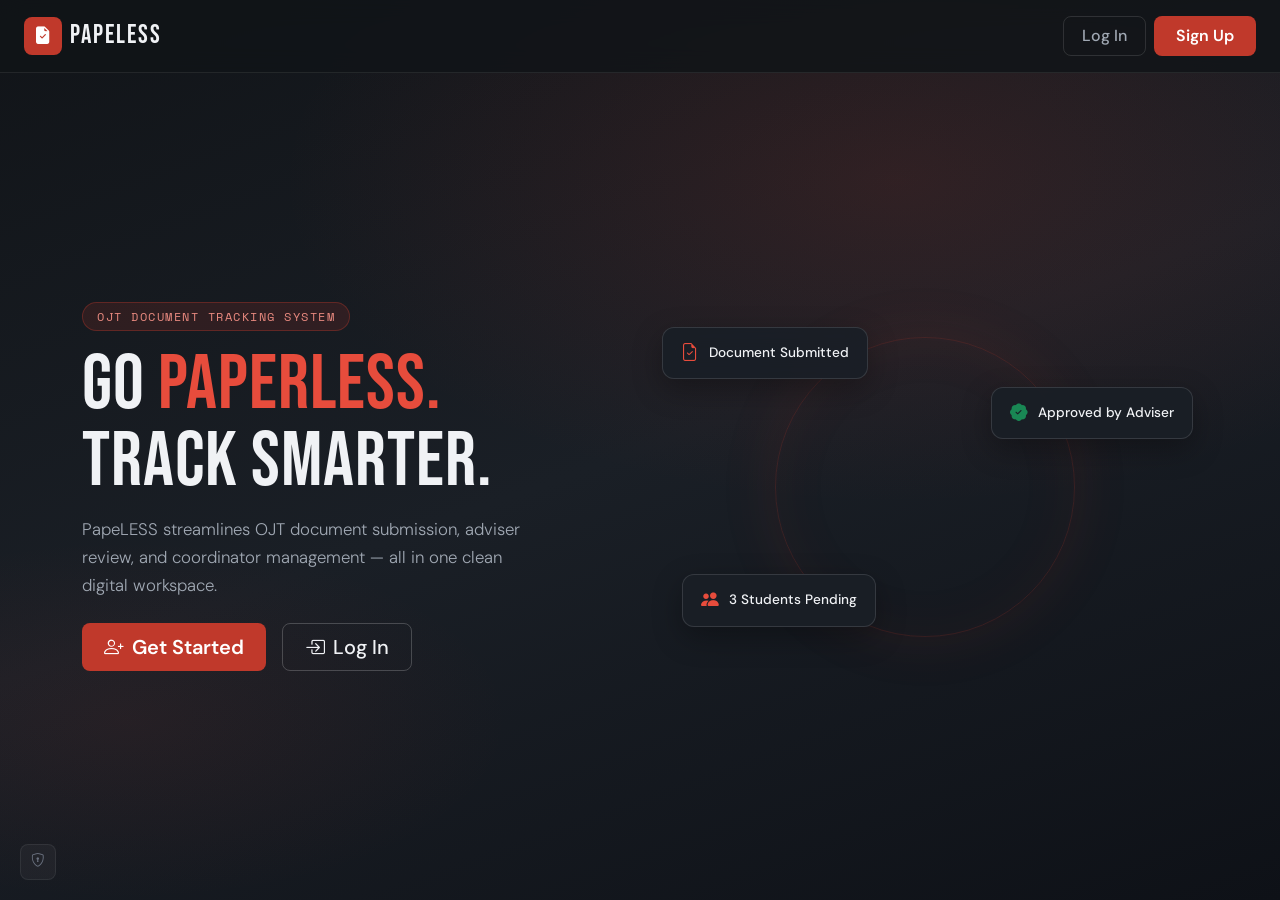
<file: index.html>
<!DOCTYPE html>
<html lang="en">
<head>
  <meta charset="UTF-8" />
  <meta name="viewport" content="width=device-width, initial-scale=1.0" />
  <title>PapeLESS – OJT Document Tracking System</title>
  <link href="https://cdn.jsdelivr.net/npm/bootstrap@5.3.3/dist/css/bootstrap.min.css" rel="stylesheet" />
  <link href="https://cdn.jsdelivr.net/npm/bootstrap-icons@1.11.3/font/bootstrap-icons.min.css" rel="stylesheet" />
  <link href="https://fonts.googleapis.com/css2?family=Bebas+Neue&family=DM+Sans:wght@300;400;500;600&family=Space+Mono:wght@400;700&display=swap" rel="stylesheet" />
  <link href="assets/css/auth.css" rel="stylesheet" />
</head>
<body>

<!-- ========== HERO / LANDING SECTION ========== -->
<section id="landing" class="landing-section d-flex flex-column">

  <!-- Navbar -->
  <nav class="auth-navbar d-flex align-items-center justify-content-between px-4 py-3">
    <div class="brand d-flex align-items-center gap-2">
      <div class="brand-icon"><i class="bi bi-file-earmark-check-fill"></i></div>
      <span class="brand-name">PapeLESS</span>
    </div>
    <div class="nav-links d-flex gap-2">
      <button class="btn btn-ghost" onclick="showSection('login')">Log In</button>
      <button class="btn btn-primary-custom" onclick="showSection('signup')">Sign Up</button>
    </div>
  </nav>

  <!-- Hero -->
  <div class="hero-content flex-grow-1 d-flex align-items-center">
    <div class="container">
      <div class="row align-items-center gy-5">
        <div class="col-lg-6">
          <div class="hero-badge mb-3">OJT Document Tracking System</div>
          <h1 class="hero-title">Go <span class="text-accent">Paperless.</span><br/>Track Smarter.</h1>
          <p class="hero-desc mt-3 mb-4">PapeLESS streamlines OJT document submission, adviser review, and coordinator management — all in one clean digital workspace.</p>
          <div class="d-flex gap-3 flex-wrap">
            <button class="btn btn-primary-custom btn-lg" onclick="showSection('signup')">
              <i class="bi bi-person-plus me-2"></i>Get Started
            </button>
            <button class="btn btn-outline-custom btn-lg" onclick="showSection('login')">
              <i class="bi bi-box-arrow-in-right me-2"></i>Log In
            </button>
          </div>
        </div>
        <div class="col-lg-6 d-none d-lg-block">
          <div class="hero-visual">
            <div class="floating-card card-1">
              <i class="bi bi-file-earmark-check"></i>
              <span>Document Submitted</span>
            </div>
            <div class="floating-card card-2">
              <i class="bi bi-patch-check-fill text-success"></i>
              <span>Approved by Adviser</span>
            </div>
            <div class="floating-card card-3">
              <i class="bi bi-people-fill"></i>
              <span>3 Students Pending</span>
            </div>
            <div class="hero-circle"></div>
          </div>
        </div>
      </div>
    </div>
  </div>

  <!-- Coordinator hidden button -->
  <div class="coordinator-access">
    <button class="btn-coordinator" onclick="showSection('coordinator-login')" title="Coordinator Access">
      <i class="bi bi-shield-lock"></i>
    </button>
  </div>
</section>

<!-- ========== LOGIN SECTION ========== -->
<section id="login" class="auth-section d-none">
  <div class="auth-wrapper">
    <div class="auth-card">
      <button class="btn-back" onclick="showSection('landing')"><i class="bi bi-arrow-left"></i> Back</button>
      <div class="auth-logo mb-3">
        <div class="brand-icon"><i class="bi bi-file-earmark-check-fill"></i></div>
      </div>
      <h2 class="auth-title">Welcome Back</h2>
      <p class="auth-subtitle">Log in to your PapeLESS account</p>

      <!-- Role Tabs -->
      <div class="role-tabs mb-4">
        <button class="role-tab active" onclick="switchLoginRole('student', this)">Student</button>
        <button class="role-tab" onclick="switchLoginRole('adviser', this)">Adviser</button>
      </div>

      <!-- Student Login Form -->
      <form id="studentLoginForm" class="login-form" onsubmit="handleStudentLogin(event)">
        <div class="form-group mb-3">
          <label for="studentNumber" class="form-label">Student Number</label>
          <div class="input-icon-wrap">
            <i class="bi bi-person-badge"></i>
            <input type="text" class="form-control custom-input" id="studentNumber" name="studentNumber"
              placeholder="e.g. 2021-00001" required />
          </div>
        </div>
        <div class="form-group mb-4">
          <label for="birthdate" class="form-label">Birthdate</label>
          <div class="input-icon-wrap">
            <i class="bi bi-calendar3"></i>
            <input type="date" class="form-control custom-input" id="birthdate" name="birthdate" required />
          </div>
        </div>
        <div id="loginError" class="alert alert-danger d-none py-2 small"></div>
        <input type="submit" class="btn btn-primary-custom w-100" value="Log In as Student" />
      </form>

      <!-- Adviser Login Form -->
      <form id="adviserLoginForm" class="login-form d-none" onsubmit="handleAdviserLogin(event)">
        <div class="form-group mb-3">
          <label for="adviserUsername" class="form-label">Username</label>
          <div class="input-icon-wrap">
            <i class="bi bi-person"></i>
            <input type="text" class="form-control custom-input" id="adviserUsername" name="adviserUsername"
              placeholder="Adviser username" required />
          </div>
        </div>
        <div class="form-group mb-4">
          <label for="adviserPassword" class="form-label">Password</label>
          <div class="input-icon-wrap">
            <i class="bi bi-lock"></i>
            <input type="password" class="form-control custom-input" id="adviserPassword" name="adviserPassword"
              placeholder="••••••••" required />
          </div>
        </div>
        <div id="adviserLoginError" class="alert alert-danger d-none py-2 small"></div>
        <input type="submit" class="btn btn-primary-custom w-100" value="Log In as Adviser" />
      </form>

      <p class="auth-footer mt-3">Don't have an account? <a href="#" onclick="showSection('signup')">Request Sign Up</a></p>
    </div>
  </div>
</section>

<!-- ========== SIGN UP SECTION ========== -->
<section id="signup" class="auth-section d-none">
  <div class="auth-wrapper">
    <div class="auth-card auth-card-wide">
      <button class="btn-back" onclick="showSection('landing')"><i class="bi bi-arrow-left"></i> Back</button>
      <div class="auth-logo mb-2">
        <div class="brand-icon"><i class="bi bi-file-earmark-check-fill"></i></div>
      </div>
      <h2 class="auth-title">Request Sign Up</h2>
      <p class="auth-subtitle">For students only — your adviser will review and approve your request.</p>

      <form id="signupForm" onsubmit="handleSignup(event)">
        <div class="row my-3">
          <div class="col-md-6">
            <label for="signupFirstName" class="form-label">First Name</label>
            <input type="text" class="form-control custom-input" id="signupFirstName" name="firstName"
              placeholder="Juan" required />
          </div>
          <div class="col-md-6">
            <label for="signupLastName" class="form-label">Last Name</label>
            <input type="text" class="form-control custom-input" id="signupLastName" name="lastName"
              placeholder="Dela Cruz" required />
          </div>
        </div>
        <div class="row my-2">
          <div class="col-md-6">
            <label for="signupStudentNo" class="form-label">Student Number</label>
            <input type="text" class="form-control custom-input" id="signupStudentNo" name="studentNo"
              placeholder="2021-00001" required />
          </div>
          <div class="col-md-6">
            <label for="signupBirthdate" class="form-label">Birthdate</label>
            <input type="date" class="form-control custom-input" id="signupBirthdate" name="birthdate" required />
          </div>
        </div>
        <div class="row my-2">
          <div class="col-md-6">
            <label for="signupCourse" class="form-label">Course</label>
            <input type="text" class="form-control custom-input" id="signupCourse" name="course"
              placeholder="BS Computer Science" required />
          </div>
          <div class="col-md-6">
            <label for="signupSection" class="form-label">Section</label>
            <input type="text" class="form-control custom-input" id="signupSection" name="section"
              placeholder="CS4A" required />
          </div>
        </div>
        <div class="row my-2">
          <div class="col-12">
            <label for="signupEmail" class="form-label">Email Address</label>
            <input type="email" class="form-control custom-input" id="signupEmail" name="email"
              placeholder="student@email.com" required />
          </div>
        </div>
        <div id="signupMessage" class="alert d-none py-2 small mt-2"></div>
        <div class="row my-3">
          <div class="col-12">
            <input type="submit" class="btn btn-primary-custom w-100" value="Submit Sign Up Request" />
          </div>
        </div>
      </form>

      <p class="auth-footer">Already have an account? <a href="#" onclick="showSection('login')">Log In</a></p>
    </div>
  </div>
</section>

<!-- ========== COORDINATOR LOGIN SECTION ========== -->
<section id="coordinator-login" class="auth-section d-none">
  <div class="auth-wrapper">
    <div class="auth-card auth-card-coordinator">
      <button class="btn-back" onclick="showSection('landing')"><i class="bi bi-arrow-left"></i> Back</button>
      <div class="auth-logo mb-3">
        <div class="brand-icon brand-icon-dark"><i class="bi bi-shield-lock-fill"></i></div>
      </div>
      <h2 class="auth-title">Coordinator Access</h2>
      <p class="auth-subtitle">Restricted area. Authorized personnel only.</p>

      <form id="coordinatorLoginForm" onsubmit="handleCoordinatorLogin(event)">
        <div class="form-group mb-3">
          <label for="coordUsername" class="form-label">Username</label>
          <div class="input-icon-wrap">
            <i class="bi bi-person-gear"></i>
            <input type="text" class="form-control custom-input" id="coordUsername" name="coordUsername"
              placeholder="Coordinator username" required />
          </div>
        </div>
        <div class="form-group mb-4">
          <label for="coordPassword" class="form-label">Password</label>
          <div class="input-icon-wrap">
            <i class="bi bi-lock-fill"></i>
            <input type="password" class="form-control custom-input" id="coordPassword" name="coordPassword"
              placeholder="••••••••" required />
          </div>
        </div>
        <div id="coordLoginError" class="alert alert-danger d-none py-2 small"></div>
        <input type="submit" class="btn btn-dark-custom w-100" value="Access Coordinator Panel" />
      </form>
    </div>
  </div>
</section>

<script src="https://cdn.jsdelivr.net/npm/bootstrap@5.3.3/dist/js/bootstrap.bundle.min.js"></script>
<script src="assets/js/auth.js"></script>
</body>
</html>
</file>
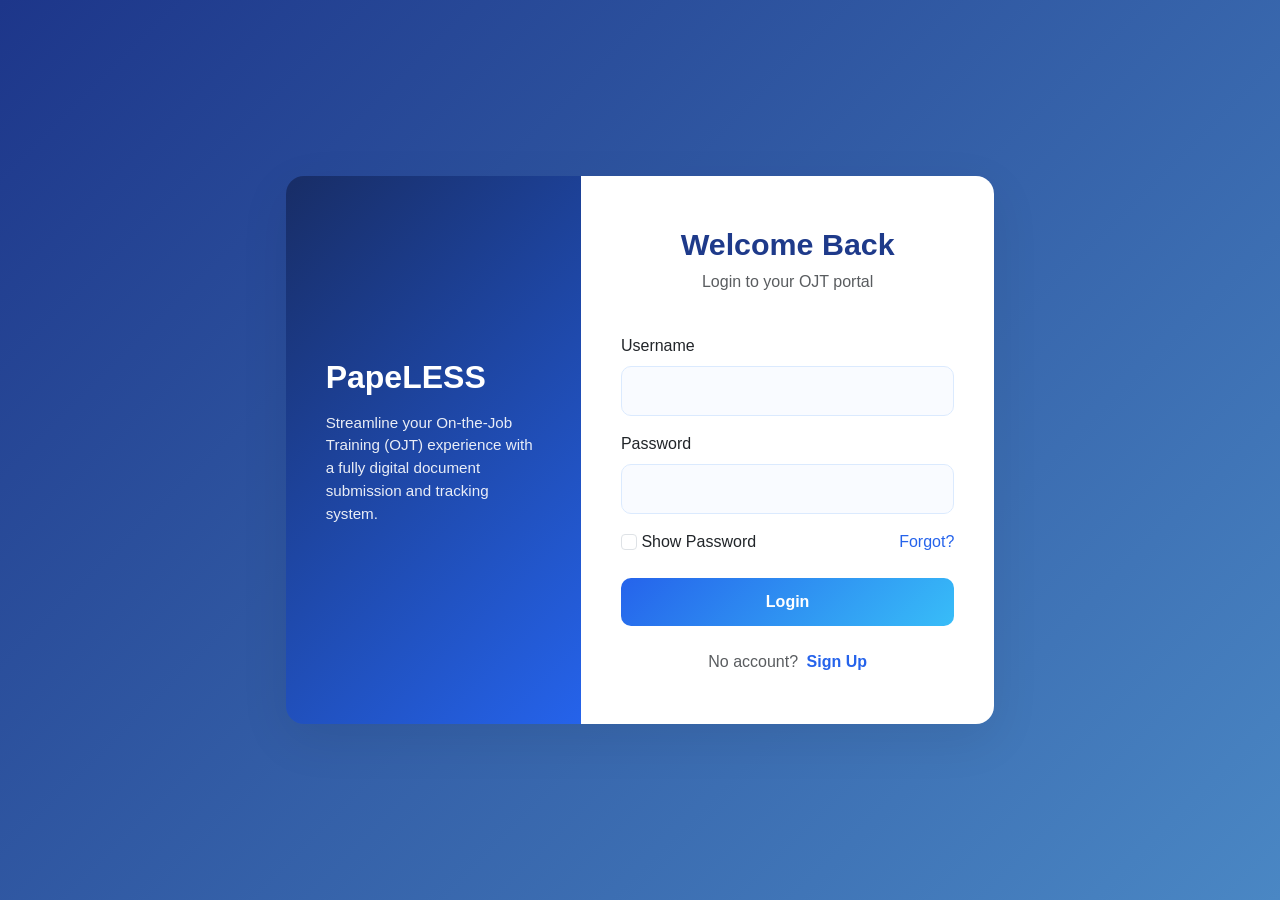
<file: login.html>
<!doctype html>
<html lang="en">
<head>
  <meta charset="utf-8">
  <meta name="viewport" content="width=device-width, initial-scale=1">
  <title>PapeLESS - Login</title>

  <!-- Bootstrap -->
  <link href="https://cdn.jsdelivr.net/npm/bootstrap@5.3.8/dist/css/bootstrap.min.css" rel="stylesheet">

  <style>
    body {
      background: linear-gradient(135deg, #1d368a, #4a87c4);
      min-height: 100vh;
      font-family: Arial, sans-serif;
    }

    /* main wrapper */
    .login-wrapper {
      border-radius: 18px;
      overflow: hidden;
      box-shadow: 0 15px 50px rgba(0,0,0,0.08);
    }

    /* left na panel */
    .left-panel {
      background: linear-gradient(135deg, #182d66, #2563eb);
      color: white;
      padding: 50px 40px;
    }

    .left-panel h2 {
      font-weight: 800;
      margin-bottom: 15px;
    }

    .left-panel p {
      font-size: 0.95rem;
      opacity: 0.9;
    }

    /* right panel  */
    .login-card {
      background: #ffffff;
      padding: 50px 40px;
    }

    /* title */
    .brand-title {
      font-weight: 800;
      font-size: 1.9rem;
      color: #1e3a8a;
    }

    /* input */
    .form-control {
      border-radius: 10px;
      padding: 12px;
      border: 1px solid #dbeafe;
      background-color: #f9fbff;
    }

    .form-control:focus {
      border-color: #3b82f6;
      box-shadow: 0 0 0 0.2rem rgba(59, 130, 246, 0.25);
      background-color: #ffffff;
    }

    /* button */
    .btn-custom {
      background: linear-gradient(135deg, #2563eb, #38bdf8);
      border: none;
      color: white;
      font-weight: 600;
      padding: 12px;
      border-radius: 10px;
      transition: 0.3s;
    }

    .btn-custom:hover {
      opacity: 0.95;
      transform: translateY(-2px);
    }

    /* sign up loink */
    a {
      color: #2563eb;
      text-decoration: none;
    }

    a:hover {
      color: #38bdf8;
    }

    /* MOBILE */
    @media (max-width: 768px) {
      .left-panel {
        display: none;
      }
    }

  </style>
</head>

<body>

  <!-- LOGIN -->
  <div class="container-fluid d-flex align-items-center justify-content-center" style="min-height: 100vh;">
    <div class="row justify-content-center w-100">
      <div class="col-12 col-lg-8 col-xl-7">
        <div class="login-wrapper">
          <div class="row g-0">

            <!-- left part login -->
            <div class="col-md-5 left-panel d-flex flex-column justify-content-center">
              <h2>PapeLESS</h2>
              <p>
                Streamline your On-the-Job Training (OJT) experience with a fully digital document submission and tracking system.
              </p>
            </div>

            <!-- right part login -->
            <div class="col-md-7">
              <div class="login-card">
                <div class="row mb-4">
                  <div class="col text-center">
                    <h4 class="brand-title">Welcome Back</h4>
                    <p class="text-muted">Login to your OJT portal</p>
                  </div>
                </div>

                <form>
                  <div class="row my-3">
                    <div class="col">
                      <label class="form-label">Username</label>
                      <input type="text" class="form-control" required>
                    </div>
                  </div>

                  <div class="row my-3">
                    <div class="col">
                      <label class="form-label">Password</label>
                      <input type="password" id="password" class="form-control" required>
                    </div>
                  </div>

                  <div class="row my-2">
                    <div class="col d-flex justify-content-between align-items-center">
                      <div>
                        <input type="checkbox" id="showPass" class="form-check-input">
                        <label class="form-check-label">Show Password</label>
                      </div>
                      <a href="#">Forgot?</a>
                    </div>
                  </div>

                  <div class="row my-4">
                    <div class="col">
                      <input type="submit" value="Login" class="btn btn-custom w-100">
                    </div>
                  </div>

                  <div class="row">
                    <div class="col text-center">
                      <span class="text-muted">No account?</span>
                      <a href="#" class="fw-semibold ms-1">Sign Up</a>
                    </div>
                  </div>
                </form>
              </div>
            </div>

          </div>
        </div>
      </div>
    </div>
  </div>

  <script>
    const showPass = document.getElementById('showPass');
    const password = document.getElementById('password');

    showPass.addEventListener('change', function () {
      password.type = this.checked ? 'text' : 'password';
    });
  </script>

</body>
</html>
</file>
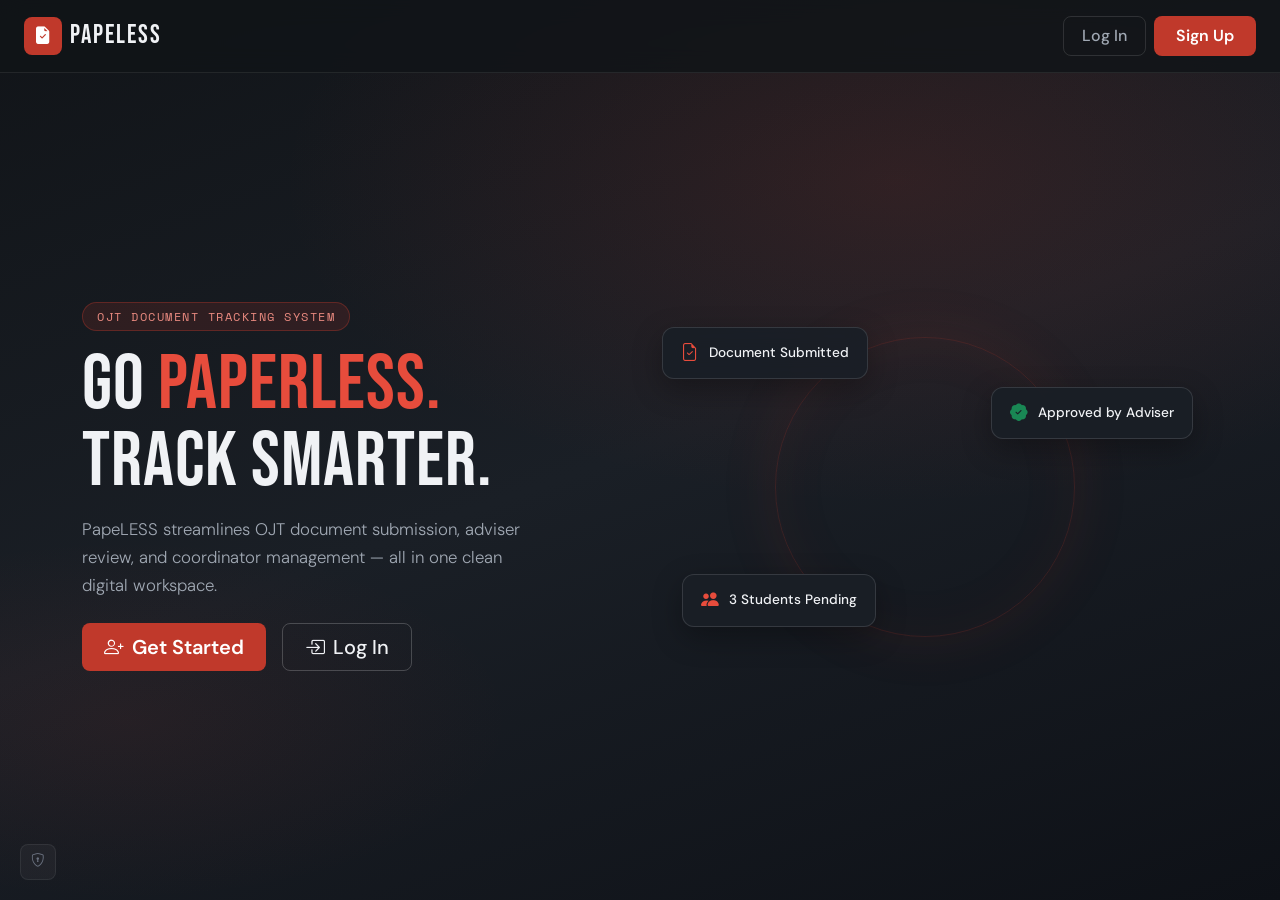
<file: pages/adviser.html>
<!DOCTYPE html>
<html lang="en">
<head>
  <meta charset="UTF-8" />
  <meta name="viewport" content="width=device-width, initial-scale=1.0" />
  <title>Adviser Dashboard – PapeLESS</title>
  <link href="https://cdn.jsdelivr.net/npm/bootstrap@5.3.3/dist/css/bootstrap.min.css" rel="stylesheet" />
  <link href="https://cdn.jsdelivr.net/npm/bootstrap-icons@1.11.3/font/bootstrap-icons.min.css" rel="stylesheet" />
  <link href="https://fonts.googleapis.com/css2?family=Bebas+Neue&family=DM+Sans:wght@300;400;500;600&family=Space+Mono:wght@400;700&display=swap" rel="stylesheet" />
  <link href="../assets/css/dashboard.css" rel="stylesheet" />
</head>
<body>

<div class="dashboard-layout">

  <!-- ===== SIDEBAR ===== -->
  <aside class="sidebar" id="sidebar">
    <div class="sidebar-brand">
      <div class="sidebar-brand-icon"><i class="bi bi-file-earmark-check-fill"></i></div>
      <span class="sidebar-brand-name">PapeLESS</span>
    </div>

    <div class="sidebar-user">
      <div class="d-flex align-items-center gap-2">
        <div class="sidebar-user-avatar" id="sidebarAvatar">A</div>
        <div>
          <div class="sidebar-user-name" id="sidebarName">Adviser</div>
          <div class="sidebar-user-role">Adviser</div>
        </div>
      </div>
    </div>

    <nav class="sidebar-nav">
      <div class="sidebar-section-label">Main</div>
      <a class="sidebar-link active" onclick="showPage('dashboard', this)">
        <i class="bi bi-grid-1x2"></i> Dashboard
      </a>
      <a class="sidebar-link" onclick="showPage('signup-requests', this)">
        <i class="bi bi-person-plus"></i> Sign Up Requests
        <span class="sidebar-badge d-none" id="badgeRequests">0</span>
      </a>
      <a class="sidebar-link" onclick="showPage('students', this)">
        <i class="bi bi-people"></i> My Students
      </a>

      <div class="sidebar-section-label mt-2">Documents</div>
      <a class="sidebar-link" onclick="showPage('submissions', this)">
        <i class="bi bi-files"></i> Student Submissions
        <span class="sidebar-badge d-none" id="badgeSubmissions">0</span>
      </a>
      <a class="sidebar-link" onclick="showPage('announcements', this)">
        <i class="bi bi-megaphone"></i> Announcements
      </a>
    </nav>

    <div class="sidebar-footer">
      <a class="sidebar-link" onclick="logout()">
        <i class="bi bi-box-arrow-left"></i> Log Out
      </a>
    </div>
  </aside>

  <div class="sidebar-overlay" id="sidebarOverlay" onclick="closeSidebar()"></div>

  <!-- ===== MAIN ===== -->
  <div class="main-content">
    <nav class="top-navbar">
      <div class="d-flex align-items-center gap-3">
        <button class="sidebar-toggle" onclick="toggleSidebar()"><i class="bi bi-list"></i></button>
        <span class="navbar-page-title" id="navPageTitle">Dashboard</span>
      </div>
      <div class="navbar-right">
        <div class="navbar-icon-btn"><i class="bi bi-bell"></i><span class="notif-dot" id="notifDot" style="display:none"></span></div>
        <div class="navbar-avatar" id="navAvatar">A</div>
      </div>
    </nav>

    <!-- ===== PAGE: DASHBOARD ===== -->
    <div class="page-content" id="page-dashboard">
      <div class="page-header">
        <div class="page-header-title" id="welcomeMsg">Adviser Dashboard</div>
        <div class="page-header-sub">Manage your students and review their submissions.</div>
      </div>

      <div class="row g-3 mb-4">
        <div class="col-6 col-md-3">
          <div class="stat-card">
            <div class="stat-icon blue"><i class="bi bi-people-fill"></i></div>
            <div><div class="stat-value" id="statStudents">0</div><div class="stat-label">Students</div></div>
          </div>
        </div>
        <div class="col-6 col-md-3">
          <div class="stat-card">
            <div class="stat-icon yellow"><i class="bi bi-person-check"></i></div>
            <div><div class="stat-value" id="statRequests">0</div><div class="stat-label">Pending Requests</div></div>
          </div>
        </div>
        <div class="col-6 col-md-3">
          <div class="stat-card">
            <div class="stat-icon red"><i class="bi bi-files"></i></div>
            <div><div class="stat-value" id="statDocs">0</div><div class="stat-label">Docs to Review</div></div>
          </div>
        </div>
        <div class="col-6 col-md-3">
          <div class="stat-card">
            <div class="stat-icon green"><i class="bi bi-check2-all"></i></div>
            <div><div class="stat-value" id="statApproved">0</div><div class="stat-label">Approved Docs</div></div>
          </div>
        </div>
      </div>

      <div class="row g-3">
        <div class="col-lg-7">
          <div class="section-card">
            <div class="section-card-header">
              <span class="section-card-title"><i class="bi bi-clock-history"></i> Recent Submissions</span>
              <button class="btn-sm-outline" onclick="showPage('submissions', null)">View All</button>
            </div>
            <div id="recentSubmissions">
              <div class="empty-state"><i class="bi bi-inbox"></i><p>No submissions yet.</p></div>
            </div>
          </div>
        </div>
        <div class="col-lg-5">
          <div class="section-card">
            <div class="section-card-header">
              <span class="section-card-title"><i class="bi bi-person-plus"></i> Pending Sign Ups</span>
              <button class="btn-sm-outline" onclick="showPage('signup-requests', null)">View All</button>
            </div>
            <div id="recentRequests">
              <div class="empty-state"><i class="bi bi-inbox"></i><p>No pending requests.</p></div>
            </div>
          </div>
        </div>
      </div>
    </div>

    <!-- ===== PAGE: SIGN UP REQUESTS ===== -->
    <div class="page-content d-none" id="page-signup-requests">
      <div class="page-header">
        <div class="page-header-title">Sign Up Requests</div>
        <div class="page-header-sub">Review and approve or reject student registration requests.</div>
      </div>
      <div class="row g-3 mb-3">
        <div class="col-auto">
          <select class="form-control-dark form-select" id="filterSignupStatus" onchange="renderSignupRequests()" style="font-size:0.82rem">
            <option value="">All Requests</option>
            <option value="pending">Pending</option>
            <option value="approved">Approved</option>
            <option value="rejected">Rejected</option>
          </select>
        </div>
      </div>
      <div class="section-card">
        <div class="section-card-body p-0">
          <table class="table-custom">
            <thead>
              <tr><th>Name</th><th>Student No.</th><th>Course</th><th>Submitted</th><th>Status</th><th>Action</th></tr>
            </thead>
            <tbody id="signupRequestsTable">
              <tr><td colspan="6"><div class="empty-state"><i class="bi bi-inbox"></i><p>No requests found.</p></div></td></tr>
            </tbody>
          </table>
        </div>
      </div>
    </div>

    <!-- ===== PAGE: MY STUDENTS ===== -->
    <div class="page-content d-none" id="page-students">
      <div class="page-header">
        <div class="page-header-title">My Students</div>
        <div class="page-header-sub">Approved students under your supervision.</div>
      </div>
      <div class="section-card">
        <div class="section-card-body p-0">
          <table class="table-custom">
            <thead>
              <tr><th>Name</th><th>Student No.</th><th>Course</th><th>Section</th><th>Docs Submitted</th><th>Action</th></tr>
            </thead>
            <tbody id="studentsTable">
              <tr><td colspan="6"><div class="empty-state"><i class="bi bi-people"></i><p>No students approved yet.</p></div></td></tr>
            </tbody>
          </table>
        </div>
      </div>
    </div>

    <!-- ===== PAGE: SUBMISSIONS ===== -->
    <div class="page-content d-none" id="page-submissions">
      <div class="page-header">
        <div class="page-header-title">Student Submissions</div>
        <div class="page-header-sub">Review and provide feedback on submitted documents.</div>
      </div>
      <div class="row g-2 mb-3">
        <div class="col-auto">
          <select class="form-control-dark form-select" id="filterDocStatus" onchange="renderSubmissionsTable()" style="font-size:0.82rem">
            <option value="">All Status</option>
            <option value="pending">Pending Review</option>
            <option value="approved">Approved</option>
            <option value="rejected">For Revision</option>
          </select>
        </div>
      </div>
      <div class="section-card">
        <div class="section-card-body p-0">
          <table class="table-custom">
            <thead>
              <tr><th>Student</th><th>Document</th><th>Type</th><th>Submitted</th><th>Status</th><th>Action</th></tr>
            </thead>
            <tbody id="submissionsTable">
              <tr><td colspan="6"><div class="empty-state"><i class="bi bi-inbox"></i><p>No submissions yet.</p></div></td></tr>
            </tbody>
          </table>
        </div>
      </div>
    </div>

    <!-- ===== PAGE: ANNOUNCEMENTS ===== -->
    <div class="page-content d-none" id="page-announcements">
      <div class="page-header d-flex align-items-center justify-content-between flex-wrap gap-2">
        <div>
          <div class="page-header-title">Announcements</div>
          <div class="page-header-sub">Post updates for your students.</div>
        </div>
        <button class="btn btn-primary-custom" data-bs-toggle="modal" data-bs-target="#annModal">
          <i class="bi bi-plus-lg me-2"></i>New Announcement
        </button>
      </div>
      <div id="announcementsManage">
        <div class="empty-state"><i class="bi bi-megaphone"></i><p>No announcements yet.</p></div>
      </div>
    </div>

  </div>
</div>

<!-- ===== REVIEW DOCUMENT MODAL ===== -->
<div class="modal fade" id="reviewModal" tabindex="-1">
  <div class="modal-dialog modal-dark modal-dialog-centered">
    <div class="modal-content">
      <div class="modal-header">
        <h5 class="modal-title"><i class="bi bi-file-earmark-check me-2" style="color:var(--red-light)"></i>Review Document</h5>
        <button type="button" class="btn-close" data-bs-dismiss="modal"></button>
      </div>
      <div class="modal-body">
        <input type="hidden" id="reviewDocId" />
        <div class="mb-3 p-3" style="background:rgba(255,255,255,0.03);border-radius:8px;border:1px solid var(--border)">
          <div style="font-size:0.8rem;color:var(--text-muted)">Document</div>
          <div id="reviewDocName" style="font-weight:600;color:var(--text-primary)">—</div>
          <div id="reviewDocType" style="font-size:0.82rem;color:var(--text-secondary)">—</div>
          <div id="reviewDocStudent" style="font-size:0.82rem;color:var(--text-muted);margin-top:4px">—</div>
        </div>
        <div class="mb-3">
          <label class="form-label-dark">Decision</label>
          <div class="d-flex gap-2">
            <button class="btn-sm-green flex-fill" onclick="setReviewDecision('approved', this)" id="reviewBtnApprove">
              <i class="bi bi-check-circle me-1"></i>Approve
            </button>
            <button class="btn-sm-danger flex-fill" onclick="setReviewDecision('rejected', this)" id="reviewBtnReject">
              <i class="bi bi-x-circle me-1"></i>Reject
            </button>
          </div>
        </div>
        <div class="mb-2">
          <label class="form-label-dark">Comments / Feedback</label>
          <textarea class="form-control form-control-dark" id="reviewNotes" rows="3" placeholder="Optional: leave feedback for the student..."></textarea>
        </div>
        <input type="hidden" id="reviewDecision" value="" />
      </div>
      <div class="modal-footer">
        <button class="btn-sm-outline" data-bs-dismiss="modal">Cancel</button>
        <button class="btn-sm-red" onclick="submitReview()">Save Review</button>
      </div>
    </div>
  </div>
</div>

<!-- ===== ANNOUNCEMENT MODAL ===== -->
<div class="modal fade" id="annModal" tabindex="-1">
  <div class="modal-dialog modal-dark modal-dialog-centered">
    <div class="modal-content">
      <div class="modal-header">
        <h5 class="modal-title"><i class="bi bi-megaphone me-2" style="color:var(--red-light)"></i>New Announcement</h5>
        <button type="button" class="btn-close" data-bs-dismiss="modal"></button>
      </div>
      <div class="modal-body">
        <div class="mb-3">
          <label class="form-label-dark">Title</label>
          <input type="text" class="form-control form-control-dark" id="annTitle" placeholder="Announcement title" />
        </div>
        <div class="mb-3">
          <label class="form-label-dark">Content</label>
          <textarea class="form-control form-control-dark" id="annContent" rows="4" placeholder="Write your announcement..."></textarea>
        </div>
      </div>
      <div class="modal-footer">
        <button class="btn-sm-outline" data-bs-dismiss="modal">Cancel</button>
        <button class="btn-sm-red" onclick="postAnnouncement()">Post</button>
      </div>
    </div>
  </div>
</div>

<!-- Toast -->
<div class="toast-container-custom" id="toastContainer"></div>

<script src="https://cdn.jsdelivr.net/npm/bootstrap@5.3.3/dist/js/bootstrap.bundle.min.js"></script>
<script src="../assets/js/auth.js"></script>
<script src="../assets/js/adviser.js"></script>
</body>
</html>
</file>
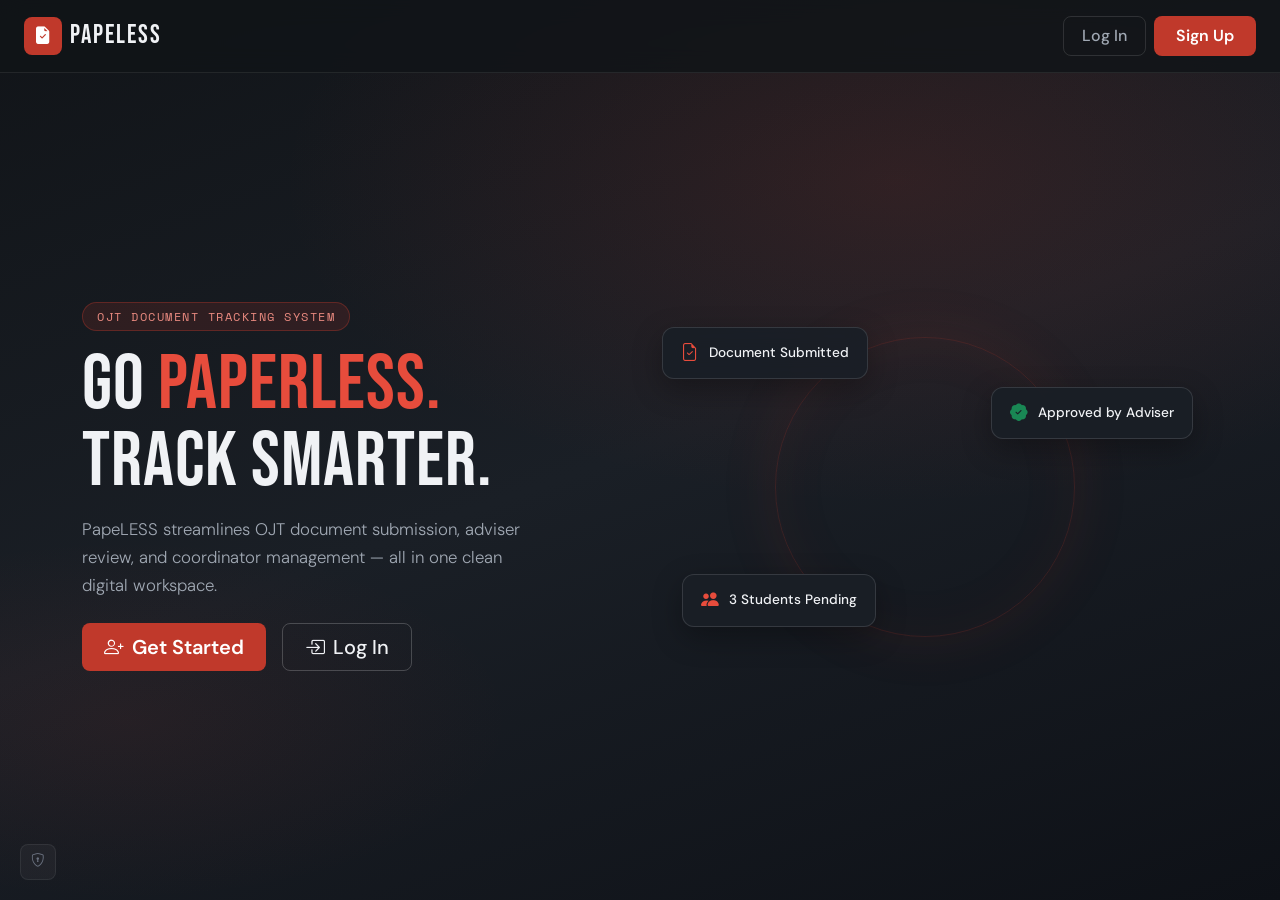
<file: pages/coordinator.html>
<!DOCTYPE html>
<html lang="en">
<head>
  <meta charset="UTF-8" />
  <meta name="viewport" content="width=device-width, initial-scale=1.0" />
  <title>Coordinator Panel – PapeLESS</title>
  <link href="https://cdn.jsdelivr.net/npm/bootstrap@5.3.3/dist/css/bootstrap.min.css" rel="stylesheet" />
  <link href="https://cdn.jsdelivr.net/npm/bootstrap-icons@1.11.3/font/bootstrap-icons.min.css" rel="stylesheet" />
  <link href="https://fonts.googleapis.com/css2?family=Bebas+Neue&family=DM+Sans:wght@300;400;500;600&family=Space+Mono:wght@400;700&display=swap" rel="stylesheet" />
  <link href="../assets/css/dashboard.css" rel="stylesheet" />
  <style>
    /* Coordinator-specific accent: darker, authority feel */
    .sidebar { background: #0F1217; border-right-color: rgba(255,255,255,0.05); }
    .sidebar-brand-icon { background: #2C3E50; }
    .sidebar-link.active { background: rgba(44,62,80,0.4); color: #85C1E9; border-left-color: #2980B9; }
    .btn-primary-custom { background: #2980B9; }
    .btn-primary-custom:hover { background: #3498DB; box-shadow: 0 6px 20px rgba(41,128,185,0.4); }
    .stat-icon.coord { background: rgba(41,128,185,0.18); color: #7FB3D3; }
  </style>
</head>
<body>

<div class="dashboard-layout">

  <!-- ===== SIDEBAR ===== -->
  <aside class="sidebar" id="sidebar">
    <div class="sidebar-brand">
      <div class="sidebar-brand-icon"><i class="bi bi-shield-lock-fill"></i></div>
      <span class="sidebar-brand-name">PapeLESS</span>
    </div>

    <div class="sidebar-user">
      <div class="d-flex align-items-center gap-2">
        <div class="sidebar-user-avatar" style="background: linear-gradient(135deg,#2980B9,#1A5276);" id="sidebarAvatar">C</div>
        <div>
          <div class="sidebar-user-name" id="sidebarName">Coordinator</div>
          <div class="sidebar-user-role">OJT Coordinator</div>
        </div>
      </div>
    </div>

    <nav class="sidebar-nav">
      <div class="sidebar-section-label">Management</div>
      <a class="sidebar-link active" onclick="showPage('dashboard', this)">
        <i class="bi bi-grid-1x2"></i> Dashboard
      </a>
      <a class="sidebar-link" onclick="showPage('advisers', this)">
        <i class="bi bi-person-badge"></i> Manage Advisers
      </a>
    </nav>

    <div class="sidebar-footer">
      <a class="sidebar-link" onclick="logout()">
        <i class="bi bi-box-arrow-left"></i> Log Out
      </a>
    </div>
  </aside>

  <div class="sidebar-overlay" id="sidebarOverlay" onclick="closeSidebar()"></div>

  <!-- ===== MAIN ===== -->
  <div class="main-content">
    <nav class="top-navbar">
      <div class="d-flex align-items-center gap-3">
        <button class="sidebar-toggle" onclick="toggleSidebar()"><i class="bi bi-list"></i></button>
        <span class="navbar-page-title" id="navPageTitle">Coordinator Panel</span>
      </div>
      <div class="navbar-right">
        <div class="navbar-avatar" id="navAvatar" style="background:linear-gradient(135deg,#2980B9,#1A5276)">C</div>
      </div>
    </nav>

    <!-- ===== PAGE: DASHBOARD ===== -->
    <div class="page-content" id="page-dashboard">
      <div class="page-header">
        <div class="page-header-title" id="welcomeMsg">Coordinator Panel</div>
        <div class="page-header-sub">Manage adviser accounts and system overview.</div>
      </div>

      <div class="row g-3 mb-4">
        <div class="col-6 col-md-3">
          <div class="stat-card">
            <div class="stat-icon coord"><i class="bi bi-person-badge-fill"></i></div>
            <div><div class="stat-value" id="statAdvisers">0</div><div class="stat-label">Advisers</div></div>
          </div>
        </div>
        <div class="col-6 col-md-3">
          <div class="stat-card">
            <div class="stat-icon green"><i class="bi bi-people-fill"></i></div>
            <div><div class="stat-value" id="statStudents">0</div><div class="stat-label">Total Students</div></div>
          </div>
        </div>
        <div class="col-6 col-md-3">
          <div class="stat-card">
            <div class="stat-icon yellow"><i class="bi bi-hourglass-split"></i></div>
            <div><div class="stat-value" id="statPending">0</div><div class="stat-label">Pending Requests</div></div>
          </div>
        </div>
        <div class="col-6 col-md-3">
          <div class="stat-card">
            <div class="stat-icon blue"><i class="bi bi-files"></i></div>
            <div><div class="stat-value" id="statDocs">0</div><div class="stat-label">Total Documents</div></div>
          </div>
        </div>
      </div>

      <!-- Adviser list overview -->
      <div class="section-card">
        <div class="section-card-header">
          <span class="section-card-title"><i class="bi bi-person-badge"></i> Adviser Overview</span>
          <button class="btn btn-primary-custom btn-sm" style="font-size:0.82rem" onclick="showPage('advisers', null)">
            <i class="bi bi-gear me-1"></i>Manage
          </button>
        </div>
        <div id="adviserOverview">
          <div class="empty-state"><i class="bi bi-person-badge"></i><p>No advisers yet.</p></div>
        </div>
      </div>
    </div>

    <!-- ===== PAGE: MANAGE ADVISERS ===== -->
    <div class="page-content d-none" id="page-advisers">
      <div class="page-header d-flex align-items-center justify-content-between flex-wrap gap-2">
        <div>
          <div class="page-header-title">Manage Advisers</div>
          <div class="page-header-sub">Add, edit, or remove adviser accounts.</div>
        </div>
        <button class="btn btn-primary-custom" data-bs-toggle="modal" data-bs-target="#addAdviserModal">
          <i class="bi bi-plus-lg me-2"></i>Add Adviser
        </button>
      </div>

      <div class="section-card">
        <div class="section-card-body p-0">
          <table class="table-custom">
            <thead>
              <tr><th>#</th><th>Name</th><th>Username</th><th>Email</th><th>Department</th><th>Students</th><th>Actions</th></tr>
            </thead>
            <tbody id="advisersTable">
              <tr><td colspan="7"><div class="empty-state"><i class="bi bi-person-badge"></i><p>No advisers found.</p></div></td></tr>
            </tbody>
          </table>
        </div>
      </div>
    </div>

  </div>
</div>

<!-- ===== ADD ADVISER MODAL ===== -->
<div class="modal fade" id="addAdviserModal" tabindex="-1">
  <div class="modal-dialog modal-dark modal-dialog-centered">
    <div class="modal-content">
      <div class="modal-header">
        <h5 class="modal-title" id="adviserModalTitle"><i class="bi bi-person-plus me-2" style="color:#7FB3D3"></i>Add Adviser</h5>
        <button type="button" class="btn-close" data-bs-dismiss="modal"></button>
      </div>
      <div class="modal-body">
        <input type="hidden" id="editAdviserId" />
        <div class="row">
          <div class="col-12 mb-3">
            <label class="form-label-dark">Full Name</label>
            <input type="text" class="form-control form-control-dark" id="adviserName" placeholder="Prof. Juan Dela Cruz" required />
          </div>
          <div class="col-md-6 mb-3">
            <label class="form-label-dark">Username</label>
            <input type="text" class="form-control form-control-dark" id="adviserUsername" placeholder="adviser_juan" required />
          </div>
          <div class="col-md-6 mb-3">
            <label class="form-label-dark">Password</label>
            <input type="password" class="form-control form-control-dark" id="adviserPassword" placeholder="••••••••" />
            <small style="color:var(--text-muted);font-size:0.75rem" id="passwordHint">Required for new accounts.</small>
          </div>
          <div class="col-md-6 mb-3">
            <label class="form-label-dark">Email</label>
            <input type="email" class="form-control form-control-dark" id="adviserEmail" placeholder="adviser@pup.edu.ph" />
          </div>
          <div class="col-md-6 mb-3">
            <label class="form-label-dark">Department</label>
            <input type="text" class="form-control form-control-dark" id="adviserDept" placeholder="BSCS / BSIT" />
          </div>
        </div>
      </div>
      <div class="modal-footer">
        <button class="btn-sm-outline" data-bs-dismiss="modal">Cancel</button>
        <button class="btn-sm-red" id="saveAdviserBtn" onclick="saveAdviser()" style="background:#2980B9">
          <i class="bi bi-save me-1"></i>Save
        </button>
      </div>
    </div>
  </div>
</div>

<!-- ===== CONFIRM DELETE MODAL ===== -->
<div class="modal fade" id="deleteModal" tabindex="-1">
  <div class="modal-dialog modal-dark modal-dialog-centered modal-sm">
    <div class="modal-content">
      <div class="modal-header">
        <h5 class="modal-title">Confirm Deletion</h5>
        <button type="button" class="btn-close" data-bs-dismiss="modal"></button>
      </div>
      <div class="modal-body">
        <p style="color:var(--text-secondary);font-size:0.9rem">Are you sure you want to remove <strong id="deleteAdviserName" style="color:var(--text-primary)">this adviser</strong>? This action cannot be undone.</p>
        <input type="hidden" id="deleteAdviserId" />
      </div>
      <div class="modal-footer">
        <button class="btn-sm-outline" data-bs-dismiss="modal">Cancel</button>
        <button class="btn-sm-danger" onclick="confirmDelete()"><i class="bi bi-trash me-1"></i>Remove</button>
      </div>
    </div>
  </div>
</div>

<!-- Toast -->
<div class="toast-container-custom" id="toastContainer"></div>

<script src="https://cdn.jsdelivr.net/npm/bootstrap@5.3.3/dist/js/bootstrap.bundle.min.js"></script>
<script src="../assets/js/auth.js"></script>
<script src="../assets/js/coordinator.js"></script>
</body>
</html>
</file>
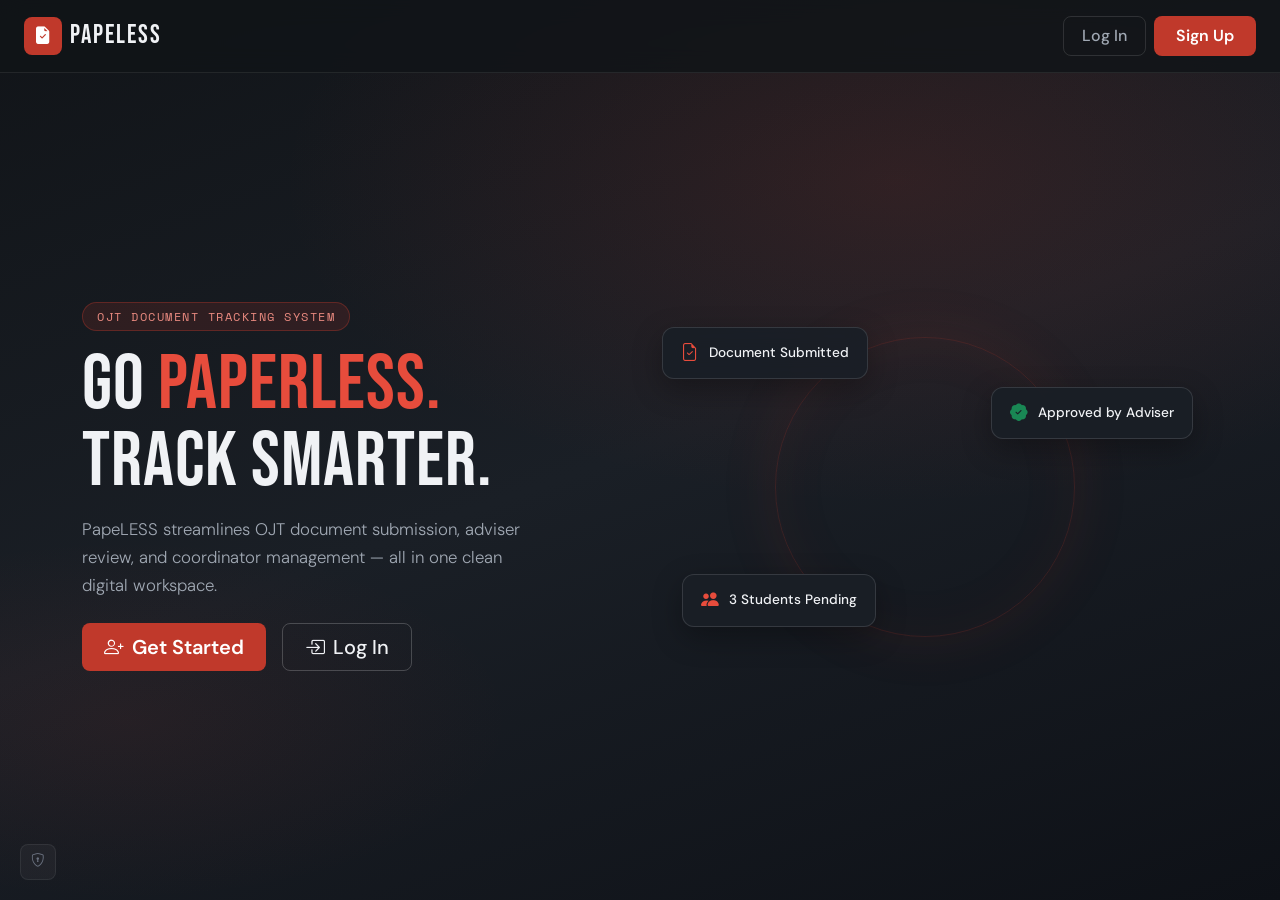
<file: pages/student.html>
<!DOCTYPE html>
<html lang="en">
<head>
  <meta charset="UTF-8" />
  <meta name="viewport" content="width=device-width, initial-scale=1.0" />
  <title>Student Dashboard – PapeLESS</title>
  <link href="https://cdn.jsdelivr.net/npm/bootstrap@5.3.3/dist/css/bootstrap.min.css" rel="stylesheet" />
  <link href="https://cdn.jsdelivr.net/npm/bootstrap-icons@1.11.3/font/bootstrap-icons.min.css" rel="stylesheet" />
  <link href="https://fonts.googleapis.com/css2?family=Bebas+Neue&family=DM+Sans:wght@300;400;500;600&family=Space+Mono:wght@400;700&display=swap" rel="stylesheet" />
  <link href="../assets/css/dashboard.css" rel="stylesheet" />
</head>
<body>

<div class="dashboard-layout">

  <!-- ===== SIDEBAR ===== -->
  <aside class="sidebar" id="sidebar">

    <!-- Brand -->
    <div class="sidebar-brand">
      <div class="sidebar-brand-icon"><i class="bi bi-file-earmark-check-fill"></i></div>
      <span class="sidebar-brand-name">PapeLESS</span>
    </div>

    <!-- User Info -->
    <div class="sidebar-user">
      <div class="d-flex align-items-center gap-2">
        <div class="sidebar-user-avatar" id="sidebarAvatar">S</div>
        <div>
          <div class="sidebar-user-name" id="sidebarName">Student</div>
          <div class="sidebar-user-role">Student</div>
        </div>
      </div>
    </div>

    <!-- Nav -->
    <nav class="sidebar-nav">
      <div class="sidebar-section-label">Main</div>
      <a class="sidebar-link active" onclick="showPage('dashboard', this)">
        <i class="bi bi-grid-1x2"></i> Dashboard
      </a>
      <a class="sidebar-link" onclick="showPage('requirements', this)">
        <i class="bi bi-file-earmark-text"></i> Requirements
        <span class="sidebar-badge d-none" id="badgePending">0</span>
      </a>
      <a class="sidebar-link" onclick="showPage('submissions', this)">
        <i class="bi bi-send-check"></i> My Submissions
      </a>
      <a class="sidebar-link" onclick="showPage('feedback', this)">
        <i class="bi bi-chat-square-text"></i> Feedback
        <span class="sidebar-badge d-none" id="badgeFeedback">0</span>
      </a>

      <div class="sidebar-section-label mt-2">Info</div>
      <a class="sidebar-link" onclick="showPage('announcements', this)">
        <i class="bi bi-megaphone"></i> Announcements
      </a>
      <a class="sidebar-link" onclick="showPage('profile', this)">
        <i class="bi bi-person-circle"></i> Profile
      </a>
    </nav>

    <!-- Footer -->
    <div class="sidebar-footer">
      <a class="sidebar-link" onclick="logout()">
        <i class="bi bi-box-arrow-left"></i> Log Out
      </a>
    </div>
  </aside>

  <!-- Sidebar overlay (mobile) -->
  <div class="sidebar-overlay" id="sidebarOverlay" onclick="closeSidebar()"></div>

  <!-- ===== MAIN ===== -->
  <div class="main-content">

    <!-- Top Navbar -->
    <nav class="top-navbar">
      <div class="d-flex align-items-center gap-3">
        <button class="sidebar-toggle" onclick="toggleSidebar()"><i class="bi bi-list"></i></button>
        <span class="navbar-page-title" id="navPageTitle">Dashboard</span>
      </div>
      <div class="navbar-right">
        <div class="navbar-icon-btn" title="Notifications">
          <i class="bi bi-bell"></i>
          <span class="notif-dot" id="notifDot"></span>
        </div>
        <div class="navbar-avatar" id="navAvatar" title="Profile" onclick="showPage('profile', null)">S</div>
      </div>
    </nav>

    <!-- ===== PAGE: DASHBOARD ===== -->
    <div class="page-content" id="page-dashboard">
      <div class="page-header">
        <div class="page-header-title" id="welcomeMsg">Welcome back!</div>
        <div class="page-header-sub">Here's your OJT progress overview.</div>
      </div>

      <!-- Stat Cards -->
      <div class="row g-3 mb-4">
        <div class="col-6 col-md-3">
          <div class="stat-card">
            <div class="stat-icon blue"><i class="bi bi-file-earmark-text"></i></div>
            <div>
              <div class="stat-value" id="statTotal">0</div>
              <div class="stat-label">Total Reqs</div>
            </div>
          </div>
        </div>
        <div class="col-6 col-md-3">
          <div class="stat-card">
            <div class="stat-icon green"><i class="bi bi-check-circle"></i></div>
            <div>
              <div class="stat-value" id="statApproved">0</div>
              <div class="stat-label">Approved</div>
            </div>
          </div>
        </div>
        <div class="col-6 col-md-3">
          <div class="stat-card">
            <div class="stat-icon yellow"><i class="bi bi-hourglass-split"></i></div>
            <div>
              <div class="stat-value" id="statPending">0</div>
              <div class="stat-label">Pending</div>
            </div>
          </div>
        </div>
        <div class="col-6 col-md-3">
          <div class="stat-card">
            <div class="stat-icon red"><i class="bi bi-x-circle"></i></div>
            <div>
              <div class="stat-value" id="statRejected">0</div>
              <div class="stat-label">For Revision</div>
            </div>
          </div>
        </div>
      </div>

      <!-- Recent Submissions + Announcements -->
      <div class="row g-3">
        <div class="col-lg-7">
          <div class="section-card">
            <div class="section-card-header">
              <span class="section-card-title"><i class="bi bi-clock-history"></i> Recent Submissions</span>
              <button class="btn-sm-outline" onclick="showPage('submissions', null)">View All</button>
            </div>
            <div class="section-card-body p-0">
              <div id="recentSubmissionsList">
                <div class="empty-state"><i class="bi bi-inbox"></i><p>No submissions yet.</p></div>
              </div>
            </div>
          </div>
        </div>
        <div class="col-lg-5">
          <div class="section-card">
            <div class="section-card-header">
              <span class="section-card-title"><i class="bi bi-megaphone"></i> Announcements</span>
            </div>
            <div class="section-card-body" id="dashboardAnnouncements">
              <div class="empty-state"><i class="bi bi-megaphone"></i><p>No announcements.</p></div>
            </div>
          </div>
        </div>
      </div>
    </div>

    <!-- ===== PAGE: REQUIREMENTS ===== -->
    <div class="page-content d-none" id="page-requirements">
      <div class="page-header d-flex align-items-center justify-content-between flex-wrap gap-2">
        <div>
          <div class="page-header-title">Requirements</div>
          <div class="page-header-sub">Upload and track your OJT document requirements.</div>
        </div>
        <button class="btn btn-primary-custom" data-bs-toggle="modal" data-bs-target="#uploadModal">
          <i class="bi bi-cloud-upload me-2"></i>Upload Document
        </button>
      </div>

      <div class="section-card">
        <div class="section-card-header">
          <span class="section-card-title"><i class="bi bi-files"></i> All Requirements</span>
          <div class="d-flex gap-2">
            <select class="form-control-dark form-select" id="filterStatus" onchange="filterRequirements()" style="width:auto;font-size:0.82rem;padding:5px 10px;">
              <option value="">All Status</option>
              <option value="pending">Pending</option>
              <option value="approved">Approved</option>
              <option value="rejected">For Revision</option>
            </select>
          </div>
        </div>
        <div class="p-0">
          <table class="table-custom">
            <thead>
              <tr>
                <th>Document</th>
                <th>Type</th>
                <th>Submitted</th>
                <th>Status</th>
                <th>Action</th>
              </tr>
            </thead>
            <tbody id="requirementsTableBody">
              <tr><td colspan="5"><div class="empty-state"><i class="bi bi-inbox"></i><p>No documents uploaded yet.</p></div></td></tr>
            </tbody>
          </table>
        </div>
      </div>
    </div>

    <!-- ===== PAGE: SUBMISSIONS ===== -->
    <div class="page-content d-none" id="page-submissions">
      <div class="page-header">
        <div class="page-header-title">My Submissions</div>
        <div class="page-header-sub">Full history of your document submissions and their status.</div>
      </div>
      <div class="section-card">
        <div class="section-card-body p-0">
          <table class="table-custom">
            <thead>
              <tr>
                <th>#</th>
                <th>Document Name</th>
                <th>Type</th>
                <th>Date Submitted</th>
                <th>Status</th>
                <th>Adviser Notes</th>
              </tr>
            </thead>
            <tbody id="submissionsTableBody">
              <tr><td colspan="6"><div class="empty-state"><i class="bi bi-inbox"></i><p>No submissions found.</p></div></td></tr>
            </tbody>
          </table>
        </div>
      </div>
    </div>

    <!-- ===== PAGE: FEEDBACK ===== -->
    <div class="page-content d-none" id="page-feedback">
      <div class="page-header">
        <div class="page-header-title">Adviser Feedback</div>
        <div class="page-header-sub">Review comments and feedback from your adviser.</div>
      </div>
      <div id="feedbackList">
        <div class="empty-state"><i class="bi bi-chat-square-dots"></i><p>No feedback received yet.</p></div>
      </div>
    </div>

    <!-- ===== PAGE: ANNOUNCEMENTS ===== -->
    <div class="page-content d-none" id="page-announcements">
      <div class="page-header">
        <div class="page-header-title">Announcements</div>
        <div class="page-header-sub">Updates and notices from your adviser.</div>
      </div>
      <div id="announcementsList">
        <div class="empty-state"><i class="bi bi-megaphone"></i><p>No announcements yet.</p></div>
      </div>
    </div>

    <!-- ===== PAGE: PROFILE ===== -->
    <div class="page-content d-none" id="page-profile">
      <div class="page-header">
        <div class="page-header-title">My Profile</div>
        <div class="page-header-sub">Your student information.</div>
      </div>
      <div class="row g-3">
        <div class="col-lg-5">
          <div class="section-card text-center p-4">
            <div class="profile-avatar mx-auto mb-3" style="width:80px;height:80px;border-radius:50%;background:linear-gradient(135deg,var(--red),var(--red-dark));display:flex;align-items:center;justify-content:center;font-size:2rem;font-weight:700;color:white;" id="profileAvatarLarge">S</div>
            <h5 class="mb-1" id="profileFullName" style="color:var(--text-primary);">—</h5>
            <p style="color:var(--text-muted);font-size:0.82rem;" id="profileStudentNo">—</p>
            <span class="badge-status badge-approved">Student</span>
          </div>
        </div>
        <div class="col-lg-7">
          <div class="section-card">
            <div class="section-card-header"><span class="section-card-title"><i class="bi bi-person-lines-fill"></i> Student Details</span></div>
            <div class="section-card-body">
              <table class="table-custom">
                <tbody>
                  <tr><td style="color:var(--text-muted);width:40%">Full Name</td><td id="pName">—</td></tr>
                  <tr><td style="color:var(--text-muted)">Student Number</td><td id="pStudentNo">—</td></tr>
                  <tr><td style="color:var(--text-muted)">Course</td><td id="pCourse">—</td></tr>
                  <tr><td style="color:var(--text-muted)">Section</td><td id="pSection">—</td></tr>
                  <tr><td style="color:var(--text-muted)">Email</td><td id="pEmail">—</td></tr>
                </tbody>
              </table>
            </div>
          </div>
        </div>
      </div>
    </div>

  </div>
</div>

<!-- ===== UPLOAD MODAL ===== -->
<div class="modal fade" id="uploadModal" tabindex="-1">
  <div class="modal-dialog modal-dark modal-dialog-centered">
    <div class="modal-content">
      <div class="modal-header">
        <h5 class="modal-title"><i class="bi bi-cloud-upload me-2" style="color:var(--red-light)"></i>Upload Document</h5>
        <button type="button" class="btn-close" data-bs-dismiss="modal"></button>
      </div>
      <div class="modal-body">
        <form id="uploadForm">
          <div class="mb-3">
            <label class="form-label-dark">Document Name</label>
            <input type="text" class="form-control form-control-dark" id="docName" placeholder="e.g. Endorsement Letter" required />
          </div>
          <div class="mb-3">
            <label class="form-label-dark">Document Type</label>
            <select class="form-control form-control-dark" id="docType" required>
              <option value="">Select type...</option>
              <option>Pre-OJT Requirements</option>
              <option>Weekly Report</option>
              <option>Endorsement Letter</option>
              <option>Company Acceptance</option>
              <option>Completion Certificate</option>
              <option>Final Report</option>
              <option>Other</option>
            </select>
          </div>
          <div class="mb-3">
            <label class="form-label-dark">File (Simulated)</label>
            <input type="file" class="form-control form-control-dark" id="docFile" accept=".pdf,.doc,.docx,.jpg,.png" />
            <small style="color:var(--text-muted);font-size:0.78rem;">Accepted: PDF, DOC, DOCX, JPG, PNG</small>
          </div>
          <div class="mb-2">
            <label class="form-label-dark">Notes (Optional)</label>
            <textarea class="form-control form-control-dark" id="docNotes" rows="2" placeholder="Any notes for your adviser..."></textarea>
          </div>
        </form>
      </div>
      <div class="modal-footer">
        <button class="btn-sm-outline" data-bs-dismiss="modal">Cancel</button>
        <button class="btn-sm-red" onclick="submitDocument()">
          <i class="bi bi-cloud-upload me-1"></i>Submit
        </button>
      </div>
    </div>
  </div>
</div>

<!-- Toast Container -->
<div class="toast-container-custom" id="toastContainer"></div>

<script src="https://cdn.jsdelivr.net/npm/bootstrap@5.3.3/dist/js/bootstrap.bundle.min.js"></script>
<script src="../assets/js/auth.js"></script>
<script src="../assets/js/student.js"></script>
</body>
</html>
</file>
<file: assets/css/auth.css>
/* ============================================================
   auth.css — PapeLESS Landing, Login, Signup Styles
   ============================================================ */

/* ---------- CSS Variables ---------- */
:root {
  --red: #C0392B;
  --red-dark: #922B21;
  --red-light: #E74C3C;
  --dark: #111418;
  --dark-2: #1A1F26;
  --dark-3: #232A33;
  --dark-4: #2C3440;
  --text-primary: #F0F2F5;
  --text-secondary: #A0A8B3;
  --text-muted: #6B7280;
  --border: rgba(255,255,255,0.08);
  --border-light: rgba(255,255,255,0.12);
  --card-bg: rgba(26, 31, 38, 0.95);
  --input-bg: rgba(255,255,255,0.06);
  --radius: 12px;
  --radius-lg: 18px;
  --shadow: 0 20px 60px rgba(0,0,0,0.5);
  --transition: all 0.25s cubic-bezier(0.4, 0, 0.2, 1);
}

/* ---------- Base ---------- */
* { box-sizing: border-box; margin: 0; padding: 0; }

body {
  font-family: 'DM Sans', sans-serif;
  background: var(--dark);
  color: var(--text-primary);
  min-height: 100vh;
  overflow-x: hidden;
}

/* ---------- LANDING SECTION ---------- */
.landing-section {
  min-height: 100vh;
  background:
    radial-gradient(ellipse 80% 60% at 70% 20%, rgba(192,57,43,0.15) 0%, transparent 60%),
    radial-gradient(ellipse 60% 40% at 10% 80%, rgba(192,57,43,0.08) 0%, transparent 50%),
    linear-gradient(160deg, #111418 0%, #1a1f26 50%, #0e1117 100%);
  position: relative;
}

/* ---------- Auth Navbar ---------- */
.auth-navbar {
  position: sticky;
  top: 0;
  z-index: 100;
  background: rgba(17,20,24,0.85);
  backdrop-filter: blur(12px);
  border-bottom: 1px solid var(--border);
}

.brand-name {
  font-family: 'Bebas Neue', sans-serif;
  font-size: 1.6rem;
  letter-spacing: 2px;
  color: var(--text-primary);
}

.brand-icon {
  width: 38px;
  height: 38px;
  background: var(--red);
  border-radius: 8px;
  display: flex;
  align-items: center;
  justify-content: center;
  font-size: 1.1rem;
  color: white;
  flex-shrink: 0;
}

.brand-icon-dark {
  background: var(--dark-3);
  border: 1px solid var(--border-light);
}

/* ---------- Buttons ---------- */
.btn-ghost {
  background: transparent;
  border: 1px solid var(--border-light);
  color: var(--text-secondary);
  border-radius: 8px;
  padding: 6px 18px;
  font-family: 'DM Sans', sans-serif;
  font-weight: 500;
  transition: var(--transition);
}
.btn-ghost:hover {
  background: var(--input-bg);
  color: var(--text-primary);
  border-color: var(--border-light);
}

.btn-primary-custom {
  background: var(--red);
  border: none;
  color: white;
  border-radius: 8px;
  padding: 8px 22px;
  font-family: 'DM Sans', sans-serif;
  font-weight: 600;
  transition: var(--transition);
  cursor: pointer;
}
.btn-primary-custom:hover, .btn-primary-custom:focus {
  background: var(--red-light);
  color: white;
  transform: translateY(-1px);
  box-shadow: 0 6px 20px rgba(192,57,43,0.4);
}

.btn-outline-custom {
  background: transparent;
  border: 1.5px solid rgba(255,255,255,0.2);
  color: var(--text-primary);
  border-radius: 8px;
  padding: 8px 22px;
  font-family: 'DM Sans', sans-serif;
  font-weight: 500;
  transition: var(--transition);
  cursor: pointer;
}
.btn-outline-custom:hover {
  background: var(--input-bg);
  border-color: rgba(255,255,255,0.35);
  color: white;
}

.btn-dark-custom {
  background: var(--dark-3);
  border: 1px solid var(--border-light);
  color: var(--text-primary);
  border-radius: 8px;
  padding: 10px 22px;
  font-family: 'DM Sans', sans-serif;
  font-weight: 600;
  transition: var(--transition);
  cursor: pointer;
}
.btn-dark-custom:hover {
  background: var(--dark-4);
  color: white;
  border-color: rgba(255,255,255,0.2);
}

/* ---------- Hero ---------- */
.hero-content { padding: 60px 0; }

.hero-badge {
  display: inline-block;
  background: rgba(192,57,43,0.15);
  border: 1px solid rgba(192,57,43,0.35);
  color: #E8897F;
  font-family: 'Space Mono', monospace;
  font-size: 0.72rem;
  letter-spacing: 1.5px;
  text-transform: uppercase;
  padding: 5px 14px;
  border-radius: 100px;
}

.hero-title {
  font-family: 'Bebas Neue', sans-serif;
  font-size: clamp(3rem, 6vw, 5rem);
  line-height: 1.0;
  color: var(--text-primary);
  letter-spacing: 1px;
}

.text-accent { color: var(--red-light); }

.hero-desc {
  color: var(--text-secondary);
  font-size: 1.05rem;
  max-width: 460px;
  line-height: 1.65;
  font-weight: 300;
}

/* Hero Visual */
.hero-visual {
  position: relative;
  height: 380px;
  display: flex;
  align-items: center;
  justify-content: center;
}

.hero-circle {
  width: 300px;
  height: 300px;
  border-radius: 50%;
  border: 1px solid rgba(192,57,43,0.2);
  box-shadow:
    0 0 60px rgba(192,57,43,0.1),
    inset 0 0 60px rgba(192,57,43,0.05);
  animation: pulse 4s ease-in-out infinite;
}

@keyframes pulse {
  0%, 100% { transform: scale(1); opacity: 0.7; }
  50% { transform: scale(1.04); opacity: 1; }
}

.floating-card {
  position: absolute;
  background: var(--card-bg);
  border: 1px solid var(--border-light);
  border-radius: 12px;
  padding: 12px 18px;
  display: flex;
  align-items: center;
  gap: 10px;
  font-size: 0.85rem;
  font-weight: 500;
  color: var(--text-primary);
  backdrop-filter: blur(10px);
  box-shadow: 0 10px 30px rgba(0,0,0,0.3);
  white-space: nowrap;
}

.floating-card i { font-size: 1.1rem; color: var(--red-light); }

.card-1 { top: 30px; left: 10px; animation: float1 5s ease-in-out infinite; }
.card-2 { top: 90px; right: 5px; animation: float2 6s ease-in-out infinite; }
.card-3 { bottom: 50px; left: 30px; animation: float3 5.5s ease-in-out infinite; }

@keyframes float1 {
  0%, 100% { transform: translateY(0px); }
  50% { transform: translateY(-12px); }
}
@keyframes float2 {
  0%, 100% { transform: translateY(0px); }
  50% { transform: translateY(-8px); }
}
@keyframes float3 {
  0%, 100% { transform: translateY(0px); }
  50% { transform: translateY(-10px); }
}

/* ---------- Coordinator Hidden Button ---------- */
.coordinator-access {
  position: fixed;
  bottom: 20px;
  left: 20px;
  z-index: 200;
}

.btn-coordinator {
  width: 36px;
  height: 36px;
  background: rgba(255,255,255,0.04);
  border: 1px solid rgba(255,255,255,0.07);
  color: var(--text-muted);
  border-radius: 8px;
  display: flex;
  align-items: center;
  justify-content: center;
  font-size: 0.85rem;
  cursor: pointer;
  transition: var(--transition);
}
.btn-coordinator:hover {
  background: rgba(255,255,255,0.08);
  color: var(--text-secondary);
  border-color: rgba(255,255,255,0.12);
}

/* ---------- AUTH SECTIONS ---------- */
.auth-section {
  min-height: 100vh;
  background:
    radial-gradient(ellipse 70% 50% at 50% 0%, rgba(192,57,43,0.12) 0%, transparent 60%),
    linear-gradient(180deg, #111418 0%, #0e1117 100%);
  display: flex;
  align-items: center;
  justify-content: center;
  padding: 40px 16px;
}

.auth-wrapper {
  width: 100%;
  display: flex;
  justify-content: center;
}

.auth-card {
  width: 100%;
  max-width: 440px;
  background: var(--card-bg);
  border: 1px solid var(--border-light);
  border-radius: var(--radius-lg);
  padding: 40px 36px;
  position: relative;
  box-shadow: var(--shadow);
  backdrop-filter: blur(20px);
  animation: slideUp 0.35s cubic-bezier(0.4,0,0.2,1);
}

.auth-card-wide { max-width: 560px; }
.auth-card-coordinator { max-width: 400px; }

@keyframes slideUp {
  from { opacity: 0; transform: translateY(20px); }
  to { opacity: 1; transform: translateY(0); }
}

.auth-logo {
  display: flex;
  justify-content: center;
}
.auth-logo .brand-icon {
  width: 52px;
  height: 52px;
  font-size: 1.4rem;
  border-radius: 12px;
}

.auth-title {
  font-family: 'Bebas Neue', sans-serif;
  font-size: 2rem;
  letter-spacing: 1px;
  text-align: center;
  color: var(--text-primary);
}

.auth-subtitle {
  text-align: center;
  color: var(--text-muted);
  font-size: 0.9rem;
  font-weight: 300;
  margin-top: 4px;
}

/* ---------- Role Tabs ---------- */
.role-tabs {
  display: flex;
  background: rgba(255,255,255,0.04);
  border: 1px solid var(--border);
  border-radius: 10px;
  padding: 4px;
  gap: 4px;
}

.role-tab {
  flex: 1;
  background: transparent;
  border: none;
  color: var(--text-muted);
  padding: 8px 12px;
  border-radius: 7px;
  font-family: 'DM Sans', sans-serif;
  font-weight: 500;
  font-size: 0.9rem;
  cursor: pointer;
  transition: var(--transition);
}

.role-tab.active {
  background: var(--red);
  color: white;
  box-shadow: 0 2px 10px rgba(192,57,43,0.4);
}

/* ---------- Form Controls ---------- */
.form-label {
  color: var(--text-secondary);
  font-size: 0.82rem;
  font-weight: 500;
  text-transform: uppercase;
  letter-spacing: 0.5px;
  margin-bottom: 6px;
}

.input-icon-wrap {
  position: relative;
}

.input-icon-wrap i {
  position: absolute;
  left: 13px;
  top: 50%;
  transform: translateY(-50%);
  color: var(--text-muted);
  font-size: 0.95rem;
  pointer-events: none;
}

.custom-input {
  background: var(--input-bg) !important;
  border: 1px solid var(--border) !important;
  border-radius: 9px !important;
  color: var(--text-primary) !important;
  padding: 10px 12px !important;
  font-family: 'DM Sans', sans-serif !important;
  font-size: 0.9rem !important;
  transition: var(--transition) !important;
}

.input-icon-wrap .custom-input { padding-left: 40px !important; }

.custom-input::placeholder { color: var(--text-muted) !important; }

.custom-input:focus {
  background: rgba(255,255,255,0.09) !important;
  border-color: rgba(192,57,43,0.5) !important;
  box-shadow: 0 0 0 3px rgba(192,57,43,0.12) !important;
  outline: none !important;
}

/* ---------- Back Button ---------- */
.btn-back {
  background: transparent;
  border: none;
  color: var(--text-muted);
  font-size: 0.82rem;
  font-family: 'DM Sans', sans-serif;
  cursor: pointer;
  padding: 0;
  margin-bottom: 20px;
  display: flex;
  align-items: center;
  gap: 5px;
  transition: var(--transition);
}
.btn-back:hover { color: var(--text-primary); }

/* ---------- Auth Footer ---------- */
.auth-footer {
  text-align: center;
  color: var(--text-muted);
  font-size: 0.85rem;
}
.auth-footer a {
  color: var(--red-light);
  text-decoration: none;
  font-weight: 500;
}
.auth-footer a:hover { text-decoration: underline; }

/* ---------- Alert Overrides ---------- */
.alert-danger {
  background: rgba(192,57,43,0.15) !important;
  border: 1px solid rgba(192,57,43,0.3) !important;
  color: #F1948A !important;
  border-radius: 8px !important;
}

.alert-success {
  background: rgba(39,174,96,0.15) !important;
  border: 1px solid rgba(39,174,96,0.3) !important;
  color: #82E0AA !important;
  border-radius: 8px !important;
}

/* ---------- Responsive ---------- */
@media (max-width: 575px) {
  .auth-card { padding: 30px 22px; }
  .hero-content { padding: 40px 0; }
  .hero-title { font-size: 2.6rem; }
}
</file>
<file: assets/css/dashboard.css>
/* ============================================================
   dashboard.css — PapeLESS Shared Dashboard Styles
   ============================================================ */

:root {
  --red: #C0392B;
  --red-dark: #922B21;
  --red-light: #E74C3C;
  --red-muted: rgba(192,57,43,0.15);
  --dark: #0F1217;
  --dark-2: #161B22;
  --dark-3: #1C2330;
  --dark-4: #232B38;
  --sidebar-width: 260px;
  --navbar-height: 60px;
  --text-primary: #E8ECF0;
  --text-secondary: #8A94A0;
  --text-muted: #5A6270;
  --border: rgba(255,255,255,0.07);
  --border-light: rgba(255,255,255,0.1);
  --card-bg: #161B22;
  --card-bg-hover: #1C2330;
  --green: #27AE60;
  --yellow: #F39C12;
  --blue: #2980B9;
  --radius: 10px;
  --radius-lg: 14px;
  --transition: all 0.22s cubic-bezier(0.4,0,0.2,1);
  --shadow-card: 0 2px 12px rgba(0,0,0,0.3);
}

/* ---------- Base Reset ---------- */
*, *::before, *::after { box-sizing: border-box; }

body {
  font-family: 'DM Sans', sans-serif;
  background: var(--dark);
  color: var(--text-primary);
  min-height: 100vh;
  overflow-x: hidden;
}

/* ============================================================
   LAYOUT — Sidebar + Main
   ============================================================ */
.dashboard-layout {
  display: flex;
  min-height: 100vh;
}

/* ============================================================
   SIDEBAR
   ============================================================ */
.sidebar {
  width: var(--sidebar-width);
  background: var(--dark-2);
  border-right: 1px solid var(--border);
  position: fixed;
  top: 0;
  left: 0;
  height: 100vh;
  display: flex;
  flex-direction: column;
  z-index: 300;
  transition: transform 0.3s ease;
  overflow-y: auto;
}

.sidebar-brand {
  padding: 20px 20px 16px;
  display: flex;
  align-items: center;
  gap: 10px;
  border-bottom: 1px solid var(--border);
}

.sidebar-brand-icon {
  width: 36px;
  height: 36px;
  background: var(--red);
  border-radius: 8px;
  display: flex;
  align-items: center;
  justify-content: center;
  font-size: 1rem;
  color: white;
  flex-shrink: 0;
}

.sidebar-brand-name {
  font-family: 'Bebas Neue', sans-serif;
  font-size: 1.4rem;
  letter-spacing: 2px;
  color: var(--text-primary);
}

/* Sidebar User Info */
.sidebar-user {
  padding: 16px 20px;
  border-bottom: 1px solid var(--border);
}

.sidebar-user-avatar {
  width: 38px;
  height: 38px;
  border-radius: 50%;
  background: linear-gradient(135deg, var(--red), var(--red-dark));
  display: flex;
  align-items: center;
  justify-content: center;
  font-weight: 700;
  font-size: 0.95rem;
  color: white;
  flex-shrink: 0;
}

.sidebar-user-name {
  font-weight: 600;
  font-size: 0.88rem;
  color: var(--text-primary);
  line-height: 1.2;
}

.sidebar-user-role {
  font-size: 0.72rem;
  color: var(--text-muted);
  text-transform: uppercase;
  letter-spacing: 0.8px;
}

/* Sidebar Nav */
.sidebar-nav {
  padding: 16px 12px;
  flex: 1;
}

.sidebar-section-label {
  font-size: 0.68rem;
  font-weight: 600;
  color: var(--text-muted);
  text-transform: uppercase;
  letter-spacing: 1.2px;
  padding: 8px 10px 4px;
  margin-top: 4px;
}

.sidebar-link {
  display: flex;
  align-items: center;
  gap: 10px;
  padding: 9px 12px;
  border-radius: 8px;
  color: var(--text-secondary);
  text-decoration: none;
  font-size: 0.88rem;
  font-weight: 500;
  transition: var(--transition);
  cursor: pointer;
  border: none;
  background: transparent;
  width: 100%;
  text-align: left;
  position: relative;
}

.sidebar-link i {
  font-size: 1.05rem;
  width: 20px;
  text-align: center;
  flex-shrink: 0;
}

.sidebar-link:hover {
  background: rgba(255,255,255,0.05);
  color: var(--text-primary);
}

.sidebar-link.active {
  background: var(--red-muted);
  color: var(--red-light);
  border-left: 2px solid var(--red);
}

/* Badge */
.sidebar-badge {
  margin-left: auto;
  background: var(--red);
  color: white;
  font-size: 0.68rem;
  font-weight: 700;
  padding: 2px 7px;
  border-radius: 100px;
  min-width: 20px;
  text-align: center;
}

/* Sidebar Footer */
.sidebar-footer {
  padding: 14px 12px;
  border-top: 1px solid var(--border);
}

/* ============================================================
   MAIN CONTENT AREA
   ============================================================ */
.main-content {
  margin-left: var(--sidebar-width);
  flex: 1;
  display: flex;
  flex-direction: column;
  min-height: 100vh;
}

/* ============================================================
   TOP NAVBAR
   ============================================================ */
.top-navbar {
  height: var(--navbar-height);
  background: var(--dark-2);
  border-bottom: 1px solid var(--border);
  display: flex;
  align-items: center;
  justify-content: space-between;
  padding: 0 24px;
  position: sticky;
  top: 0;
  z-index: 200;
}

.navbar-page-title {
  font-family: 'Bebas Neue', sans-serif;
  font-size: 1.3rem;
  letter-spacing: 1.5px;
  color: var(--text-primary);
}

.navbar-right {
  display: flex;
  align-items: center;
  gap: 12px;
}

.navbar-icon-btn {
  width: 36px;
  height: 36px;
  background: rgba(255,255,255,0.04);
  border: 1px solid var(--border);
  border-radius: 8px;
  display: flex;
  align-items: center;
  justify-content: center;
  color: var(--text-secondary);
  cursor: pointer;
  transition: var(--transition);
  font-size: 1rem;
  position: relative;
}
.navbar-icon-btn:hover {
  background: rgba(255,255,255,0.08);
  color: var(--text-primary);
}

/* Notification dot */
.notif-dot {
  position: absolute;
  top: 5px;
  right: 5px;
  width: 7px;
  height: 7px;
  background: var(--red);
  border-radius: 50%;
  border: 1.5px solid var(--dark-2);
}

.navbar-avatar {
  width: 34px;
  height: 34px;
  border-radius: 50%;
  background: linear-gradient(135deg, var(--red), var(--red-dark));
  display: flex;
  align-items: center;
  justify-content: center;
  font-weight: 700;
  font-size: 0.85rem;
  color: white;
  cursor: pointer;
}

/* Toggle for mobile */
.sidebar-toggle {
  display: none;
  background: transparent;
  border: none;
  color: var(--text-secondary);
  font-size: 1.3rem;
  cursor: pointer;
  padding: 4px;
}

/* ============================================================
   PAGE CONTENT
   ============================================================ */
.page-content {
  padding: 28px 28px;
  flex: 1;
}

/* ============================================================
   STAT CARDS
   ============================================================ */
.stat-card {
  background: var(--card-bg);
  border: 1px solid var(--border);
  border-radius: var(--radius-lg);
  padding: 22px 22px;
  display: flex;
  align-items: flex-start;
  gap: 16px;
  transition: var(--transition);
}
.stat-card:hover {
  background: var(--card-bg-hover);
  border-color: var(--border-light);
  transform: translateY(-1px);
  box-shadow: var(--shadow-card);
}

.stat-icon {
  width: 46px;
  height: 46px;
  border-radius: 10px;
  display: flex;
  align-items: center;
  justify-content: center;
  font-size: 1.25rem;
  flex-shrink: 0;
}

.stat-icon.red { background: rgba(192,57,43,0.18); color: var(--red-light); }
.stat-icon.green { background: rgba(39,174,96,0.18); color: #5DADE2; color: #58D68D; }
.stat-icon.blue { background: rgba(41,128,185,0.18); color: #7FB3D3; }
.stat-icon.yellow { background: rgba(243,156,18,0.18); color: #F7DC6F; }

.stat-value {
  font-family: 'Bebas Neue', sans-serif;
  font-size: 2rem;
  line-height: 1;
  color: var(--text-primary);
}

.stat-label {
  font-size: 0.78rem;
  color: var(--text-muted);
  text-transform: uppercase;
  letter-spacing: 0.8px;
  margin-top: 2px;
}

/* ============================================================
   SECTION CARDS (Content panels)
   ============================================================ */
.section-card {
  background: var(--card-bg);
  border: 1px solid var(--border);
  border-radius: var(--radius-lg);
  overflow: hidden;
}

.section-card-header {
  padding: 16px 20px;
  border-bottom: 1px solid var(--border);
  display: flex;
  align-items: center;
  justify-content: space-between;
  gap: 12px;
  flex-wrap: wrap;
}

.section-card-title {
  font-weight: 600;
  font-size: 0.95rem;
  color: var(--text-primary);
  display: flex;
  align-items: center;
  gap: 8px;
}
.section-card-title i { color: var(--red-light); }

.section-card-body { padding: 20px; }

/* ============================================================
   TABLES
   ============================================================ */
.table-custom {
  width: 100%;
  border-collapse: separate;
  border-spacing: 0;
  font-size: 0.875rem;
}

.table-custom thead th {
  background: rgba(255,255,255,0.03);
  color: var(--text-muted);
  font-weight: 600;
  font-size: 0.72rem;
  text-transform: uppercase;
  letter-spacing: 0.8px;
  padding: 11px 16px;
  border-bottom: 1px solid var(--border);
}

.table-custom tbody td {
  padding: 12px 16px;
  border-bottom: 1px solid rgba(255,255,255,0.04);
  color: var(--text-secondary);
  vertical-align: middle;
}

.table-custom tbody tr:last-child td { border-bottom: none; }

.table-custom tbody tr:hover td {
  background: rgba(255,255,255,0.025);
  color: var(--text-primary);
}

/* ============================================================
   STATUS BADGES
   ============================================================ */
.badge-status {
  display: inline-flex;
  align-items: center;
  gap: 5px;
  padding: 3px 10px;
  border-radius: 100px;
  font-size: 0.72rem;
  font-weight: 600;
  letter-spacing: 0.4px;
  text-transform: uppercase;
}

.badge-status::before {
  content: '';
  width: 5px;
  height: 5px;
  border-radius: 50%;
  background: currentColor;
}

.badge-pending { background: rgba(243,156,18,0.15); color: #F7DC6F; }
.badge-approved { background: rgba(39,174,96,0.15); color: #58D68D; }
.badge-rejected { background: rgba(192,57,43,0.15); color: #E8897F; }
.badge-submitted { background: rgba(41,128,185,0.15); color: #7FB3D3; }
.badge-reviewed { background: rgba(155,89,182,0.15); color: #C39BD3; }

/* ============================================================
   FORM CONTROLS (Dashboard)
   ============================================================ */
.form-control-dark {
  background: rgba(255,255,255,0.05) !important;
  border: 1px solid var(--border) !important;
  border-radius: 8px !important;
  color: var(--text-primary) !important;
  font-family: 'DM Sans', sans-serif !important;
  font-size: 0.88rem !important;
  padding: 9px 14px !important;
  transition: var(--transition) !important;
}
.form-control-dark:focus {
  background: rgba(255,255,255,0.07) !important;
  border-color: rgba(192,57,43,0.45) !important;
  box-shadow: 0 0 0 3px rgba(192,57,43,0.1) !important;
  outline: none !important;
  color: var(--text-primary) !important;
}
.form-control-dark::placeholder { color: var(--text-muted) !important; }

.form-label-dark {
  color: var(--text-secondary);
  font-size: 0.8rem;
  font-weight: 500;
  text-transform: uppercase;
  letter-spacing: 0.5px;
  margin-bottom: 6px;
  display: block;
}

select.form-control-dark option {
  background: var(--dark-3);
  color: var(--text-primary);
}

/* ============================================================
   BUTTONS (Dashboard)
   ============================================================ */
.btn-sm-red {
  background: var(--red);
  border: none;
  color: white;
  padding: 5px 14px;
  border-radius: 6px;
  font-size: 0.8rem;
  font-weight: 600;
  cursor: pointer;
  transition: var(--transition);
  font-family: 'DM Sans', sans-serif;
}
.btn-sm-red:hover { background: var(--red-light); }

.btn-sm-outline {
  background: transparent;
  border: 1px solid var(--border-light);
  color: var(--text-secondary);
  padding: 5px 14px;
  border-radius: 6px;
  font-size: 0.8rem;
  font-weight: 500;
  cursor: pointer;
  transition: var(--transition);
  font-family: 'DM Sans', sans-serif;
}
.btn-sm-outline:hover {
  background: rgba(255,255,255,0.05);
  color: var(--text-primary);
  border-color: var(--border-light);
}

.btn-sm-green {
  background: rgba(39,174,96,0.2);
  border: 1px solid rgba(39,174,96,0.3);
  color: #58D68D;
  padding: 5px 14px;
  border-radius: 6px;
  font-size: 0.8rem;
  font-weight: 600;
  cursor: pointer;
  transition: var(--transition);
  font-family: 'DM Sans', sans-serif;
}
.btn-sm-green:hover { background: rgba(39,174,96,0.3); }

.btn-sm-danger {
  background: rgba(192,57,43,0.15);
  border: 1px solid rgba(192,57,43,0.3);
  color: #E8897F;
  padding: 5px 14px;
  border-radius: 6px;
  font-size: 0.8rem;
  font-weight: 600;
  cursor: pointer;
  transition: var(--transition);
  font-family: 'DM Sans', sans-serif;
}
.btn-sm-danger:hover { background: rgba(192,57,43,0.25); }

/* ============================================================
   MODALS
   ============================================================ */
.modal-dark .modal-content {
  background: var(--dark-3) !important;
  border: 1px solid var(--border-light) !important;
  color: var(--text-primary) !important;
  border-radius: var(--radius-lg) !important;
}

.modal-dark .modal-header {
  border-bottom: 1px solid var(--border) !important;
  padding: 18px 24px !important;
}

.modal-dark .modal-title {
  font-family: 'Bebas Neue', sans-serif !important;
  font-size: 1.3rem !important;
  letter-spacing: 1px !important;
  color: var(--text-primary) !important;
}

.modal-dark .modal-footer {
  border-top: 1px solid var(--border) !important;
  padding: 14px 24px !important;
}

.modal-dark .btn-close {
  filter: invert(1) brightness(0.6) !important;
}

.modal-dark .modal-body { padding: 22px 24px !important; }

/* Modal backdrop */
.modal-backdrop { background: rgba(0,0,0,0.7) !important; }

/* ============================================================
   EMPTY STATE
   ============================================================ */
.empty-state {
  text-align: center;
  padding: 50px 20px;
  color: var(--text-muted);
}

.empty-state i {
  font-size: 2.5rem;
  margin-bottom: 12px;
  opacity: 0.4;
  display: block;
}

.empty-state p { font-size: 0.9rem; }

/* ============================================================
   PAGE HEADER
   ============================================================ */
.page-header {
  margin-bottom: 24px;
}

.page-header-title {
  font-family: 'Bebas Neue', sans-serif;
  font-size: 1.8rem;
  letter-spacing: 1px;
  color: var(--text-primary);
  line-height: 1;
}

.page-header-sub {
  color: var(--text-muted);
  font-size: 0.85rem;
  margin-top: 4px;
}

/* ============================================================
   TOAST NOTIFICATIONS
   ============================================================ */
.toast-container-custom {
  position: fixed;
  bottom: 24px;
  right: 24px;
  z-index: 9999;
  display: flex;
  flex-direction: column;
  gap: 10px;
}

.toast-custom {
  background: var(--dark-3);
  border: 1px solid var(--border-light);
  border-radius: 10px;
  padding: 12px 18px;
  display: flex;
  align-items: center;
  gap: 10px;
  font-size: 0.87rem;
  color: var(--text-primary);
  box-shadow: 0 8px 24px rgba(0,0,0,0.4);
  animation: slideInRight 0.3s ease, fadeOut 0.4s ease 2.6s forwards;
  min-width: 260px;
}

@keyframes slideInRight {
  from { opacity: 0; transform: translateX(20px); }
  to { opacity: 1; transform: translateX(0); }
}

@keyframes fadeOut {
  to { opacity: 0; transform: translateY(8px); }
}

.toast-custom.success i { color: #58D68D; }
.toast-custom.error i { color: var(--red-light); }
.toast-custom.info i { color: #7FB3D3; }

/* ============================================================
   RESPONSIVE
   ============================================================ */
@media (max-width: 991px) {
  .sidebar {
    transform: translateX(-100%);
  }
  .sidebar.open {
    transform: translateX(0);
    box-shadow: 4px 0 30px rgba(0,0,0,0.5);
  }
  .main-content { margin-left: 0; }
  .sidebar-toggle { display: flex !important; }
  .page-content { padding: 20px 16px; }
}

@media (max-width: 575px) {
  .stat-card { padding: 16px; }
  .page-header-title { font-size: 1.4rem; }
}

/* Overlay for mobile sidebar */
.sidebar-overlay {
  display: none;
  position: fixed;
  inset: 0;
  background: rgba(0,0,0,0.5);
  z-index: 299;
}
.sidebar-overlay.active { display: block; }
</file>
